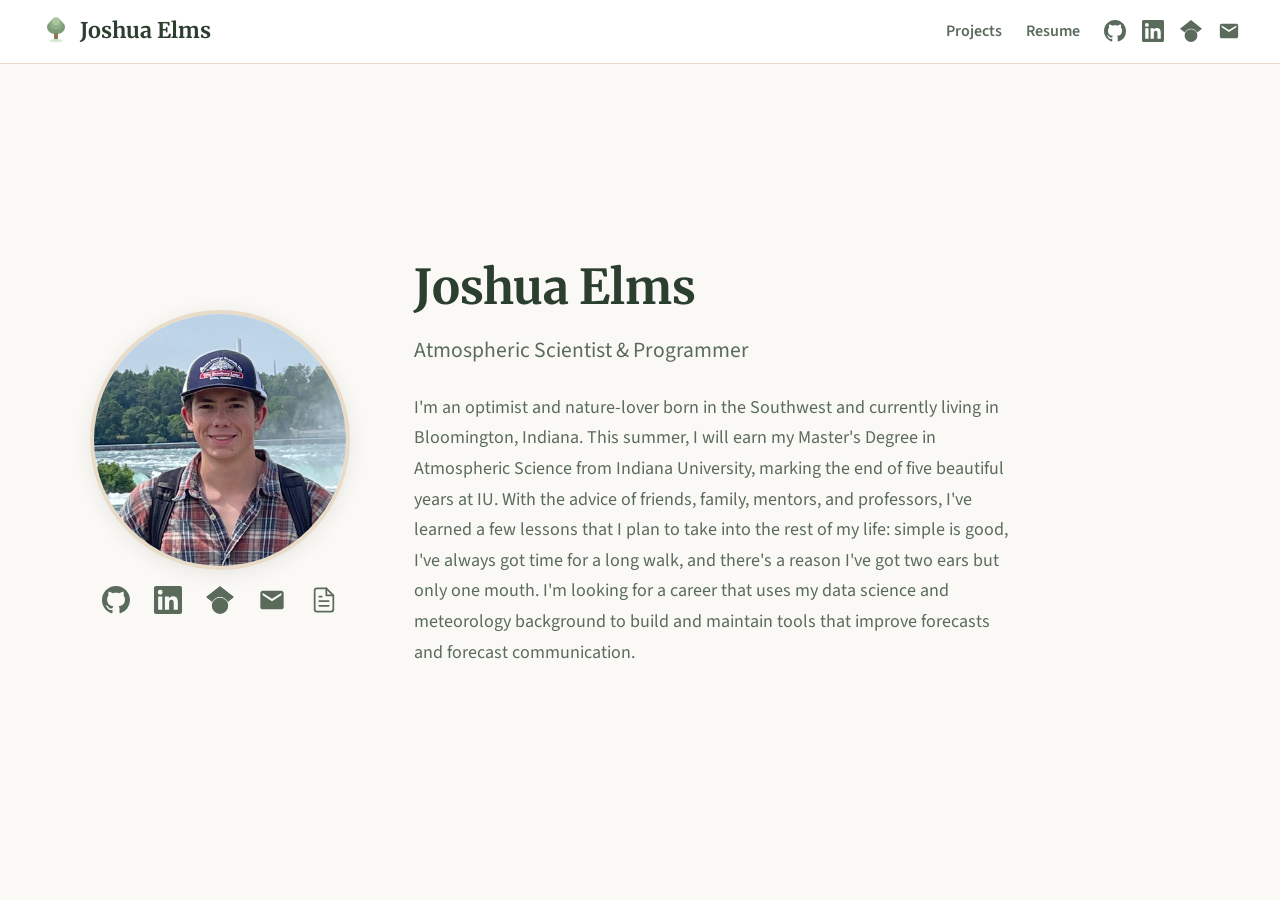
<file: index.html>
<!DOCTYPE html>
<html lang="en">

<head>
  <meta charset="UTF-8">
  <meta name="viewport" content="width=device-width, initial-scale=1.0">
  <title>Joshua Elms</title>
  <link rel="icon" type="image/svg+xml" href="favicon.svg">
  <link rel="stylesheet" href="assets/css/style.css">
</head>

<body class="home">

  <!-- ====== Navbar ====== -->
  <nav class="navbar">
    <a href="/" class="nav-logo">
      <img src="favicon.svg" alt="Tree logo">
      Joshua Elms
    </a>

    <button class="nav-toggle" aria-label="Toggle navigation"
      onclick="document.querySelector('.nav-center').classList.toggle('open')">
      <span></span><span></span><span></span>
    </button>

    <div class="nav-center">
      <ul class="nav-links">
        <li><a href="projects/">Projects</a></li>
        <!-- <li><a href="writings/">Writings</a></li> -->
        <li><a href="resume/">Resume</a></li>
      </ul>

      <div class="nav-social">
        <!-- GitHub -->
        <a href="https://github.com/Joshua-Elms" target="_blank" rel="noopener" aria-label="GitHub">
          <svg viewBox="0 0 24 24" xmlns="http://www.w3.org/2000/svg">
            <path
              d="M12 0C5.37 0 0 5.37 0 12c0 5.31 3.435 9.795 8.205 11.385.6.105.825-.255.825-.57 0-.285-.015-1.23-.015-2.235-3.015.555-3.795-.735-4.035-1.41-.135-.345-.72-1.41-1.23-1.695-.42-.225-1.02-.78-.015-.795.945-.015 1.62.87 1.845 1.23 1.08 1.815 2.805 1.305 3.495.99.105-.78.42-1.305.765-1.605-2.67-.3-5.46-1.335-5.46-5.925 0-1.305.465-2.385 1.23-3.225-.12-.3-.54-1.53.12-3.18 0 0 1.005-.315 3.3 1.23.96-.27 1.98-.405 3-.405s2.04.135 3 .405c2.295-1.56 3.3-1.23 3.3-1.23.66 1.65.24 2.88.12 3.18.765.84 1.23 1.905 1.23 3.225 0 4.605-2.805 5.625-5.475 5.925.435.375.81 1.095.81 2.22 0 1.605-.015 2.895-.015 3.3 0 .315.225.69.825.57A12.02 12.02 0 0024 12c0-6.63-5.37-12-12-12z" />
          </svg>
        </a>
        <!-- LinkedIn -->
        <a href="https://www.linkedin.com/in/joshua-elms-99b71b147/" target="_blank" rel="noopener"
          aria-label="LinkedIn">
          <svg viewBox="0 0 24 24" xmlns="http://www.w3.org/2000/svg">
            <path
              d="M20.447 20.452h-3.554v-5.569c0-1.328-.027-3.037-1.852-3.037-1.853 0-2.136 1.445-2.136 2.939v5.667H9.351V9h3.414v1.561h.046c.477-.9 1.637-1.85 3.37-1.85 3.601 0 4.267 2.37 4.267 5.455v6.286zM5.337 7.433a2.062 2.062 0 01-2.063-2.065 2.064 2.064 0 112.063 2.065zm1.782 13.019H3.555V9h3.564v11.452zM22.225 0H1.771C.792 0 0 .774 0 1.729v20.542C0 23.227.792 24 1.771 24h20.451C23.2 24 24 23.227 24 22.271V1.729C24 .774 23.2 0 22.222 0h.003z" />
          </svg>
        </a>
        <!-- Google Scholar -->
        <a href="https://scholar.google.com/citations?hl=en&user=Bbm5kb8AAAAJ" target="_blank" rel="noopener"
          aria-label="Google Scholar">
          <svg viewBox="0 0 24 24" xmlns="http://www.w3.org/2000/svg">
            <path
              d="M5.242 13.769L0 9.5 12 0l12 9.5-5.242 4.269C17.548 11.249 14.978 9.5 12 9.5c-2.977 0-5.548 1.748-6.758 4.269zM12 10a7 7 0 100 14 7 7 0 000-14z" />
          </svg>
        </a>
        <a href="mailto:joshua.elms111@gmail.com" aria-label="Email">
          <svg viewBox="0 0 24 24" xmlns="http://www.w3.org/2000/svg">
            <path
              d="M20 4H4c-1.1 0-2 .9-2 2v12c0 1.1.9 2 2 2h16c1.1 0 2-.9 2-2V6c0-1.1-.9-2-2-2zm0 4l-8 5-8-5V6l8 5 8-5v2z" />
          </svg>
        </a>
      </div>
    </div>
  </nav>

  <!-- ====== Main Content (fits in viewport — no scroll) ====== -->
  <main class="home-content">
    <div class="home-inner">

      <div class="home-photo">
        <img src="assets/images/headshot.jpeg" alt="Joshua Elms headshot">
        <div class="home-icons">
          <a href="https://github.com/Joshua-Elms" target="_blank" rel="noopener" aria-label="GitHub">
            <svg viewBox="0 0 24 24" xmlns="http://www.w3.org/2000/svg">
              <path
                d="M12 0C5.37 0 0 5.37 0 12c0 5.31 3.435 9.795 8.205 11.385.6.105.825-.255.825-.57 0-.285-.015-1.23-.015-2.235-3.015.555-3.795-.735-4.035-1.41-.135-.345-.72-1.41-1.23-1.695-.42-.225-1.02-.78-.015-.795.945-.015 1.62.87 1.845 1.23 1.08 1.815 2.805 1.305 3.495.99.105-.78.42-1.305.765-1.605-2.67-.3-5.46-1.335-5.46-5.925 0-1.305.465-2.385 1.23-3.225-.12-.3-.54-1.53.12-3.18 0 0 1.005-.315 3.3 1.23.96-.27 1.98-.405 3-.405s2.04.135 3 .405c2.295-1.56 3.3-1.23 3.3-1.23.66 1.65.24 2.88.12 3.18.765.84 1.23 1.905 1.23 3.225 0 4.605-2.805 5.625-5.475 5.925.435.375.81 1.095.81 2.22 0 1.605-.015 2.895-.015 3.3 0 .315.225.69.825.57A12.02 12.02 0 0024 12c0-6.63-5.37-12-12-12z" />
            </svg>
          </a>
          <a href="https://www.linkedin.com/in/joshua-elms-99b71b147/" target="_blank" rel="noopener"
            aria-label="LinkedIn">
            <svg viewBox="0 0 24 24" xmlns="http://www.w3.org/2000/svg">
              <path
                d="M20.447 20.452h-3.554v-5.569c0-1.328-.027-3.037-1.852-3.037-1.853 0-2.136 1.445-2.136 2.939v5.667H9.351V9h3.414v1.561h.046c.477-.9 1.637-1.85 3.37-1.85 3.601 0 4.267 2.37 4.267 5.455v6.286zM5.337 7.433a2.062 2.062 0 01-2.063-2.065 2.064 2.064 0 112.063 2.065zm1.782 13.019H3.555V9h3.564v11.452zM22.225 0H1.771C.792 0 0 .774 0 1.729v20.542C0 23.227.792 24 1.771 24h20.451C23.2 24 24 23.227 24 22.271V1.729C24 .774 23.2 0 22.222 0h.003z" />
            </svg>
          </a>
          <a href="https://scholar.google.com/citations?hl=en&user=Bbm5kb8AAAAJ" target="_blank" rel="noopener"
            aria-label="Google Scholar">
            <svg viewBox="0 0 24 24" xmlns="http://www.w3.org/2000/svg">
              <path
                d="M5.242 13.769L0 9.5 12 0l12 9.5-5.242 4.269C17.548 11.249 14.978 9.5 12 9.5c-2.977 0-5.548 1.748-6.758 4.269zM12 10a7 7 0 100 14 7 7 0 000-14z" />
            </svg>
          </a>
          <a href="mailto:joshua.elms111@gmail.com" aria-label="Email">
            <svg viewBox="0 0 24 24" xmlns="http://www.w3.org/2000/svg">
              <path
                d="M20 4H4c-1.1 0-2 .9-2 2v12c0 1.1.9 2 2 2h16c1.1 0 2-.9 2-2V6c0-1.1-.9-2-2-2zm0 4l-8 5-8-5V6l8 5 8-5v2z" />
            </svg>
          </a>
          <a href="resume/" aria-label="Resume">
            <svg viewBox="0 0 24 24" xmlns="http://www.w3.org/2000/svg">
              <path d="M14 2H6a2 2 0 0 0-2 2v16a2 2 0 0 0 2 2h12a2 2 0 0 0 2-2V8l-6-6z" fill="none"
                stroke="currentColor" stroke-width="1.5" stroke-linecap="round" stroke-linejoin="round" />
              <polyline points="14 2 14 8 20 8" fill="none" stroke="currentColor" stroke-width="1.5"
                stroke-linecap="round" stroke-linejoin="round" />
              <line x1="8" y1="13" x2="16" y2="13" stroke="currentColor" stroke-width="1.5" stroke-linecap="round" />
              <line x1="8" y1="17" x2="16" y2="17" stroke="currentColor" stroke-width="1.5" stroke-linecap="round" />
              <line x1="8" y1="9" x2="10" y2="9" stroke="currentColor" stroke-width="1.5" stroke-linecap="round" />
            </svg>
          </a>
        </div>
      </div>

      <div class="home-text">
        <h1>Joshua Elms</h1>
        <p class="subtitle">Atmospheric Scientist &amp; Programmer</p>
        <p class="mission">
          I'm an optimist and nature-lover born in the Southwest and currently living in Bloomington, Indiana. This
          summer, I will earn my Master's Degree in Atmospheric Science from Indiana University, marking the end of five
          beautiful years at IU. With the advice of friends, family, mentors, and professors, I've
          learned a few lessons that I plan to take into the rest of my life: simple is good, I've
          always got time for a long walk, and there's a reason I've got two ears but only one mouth. I'm looking for a
          career that uses my data science and meteorology background to build and maintain tools that
          improve forecasts and forecast communication.
        </p>
      </div>

    </div>
  </main>

</body>

</html>
</file>
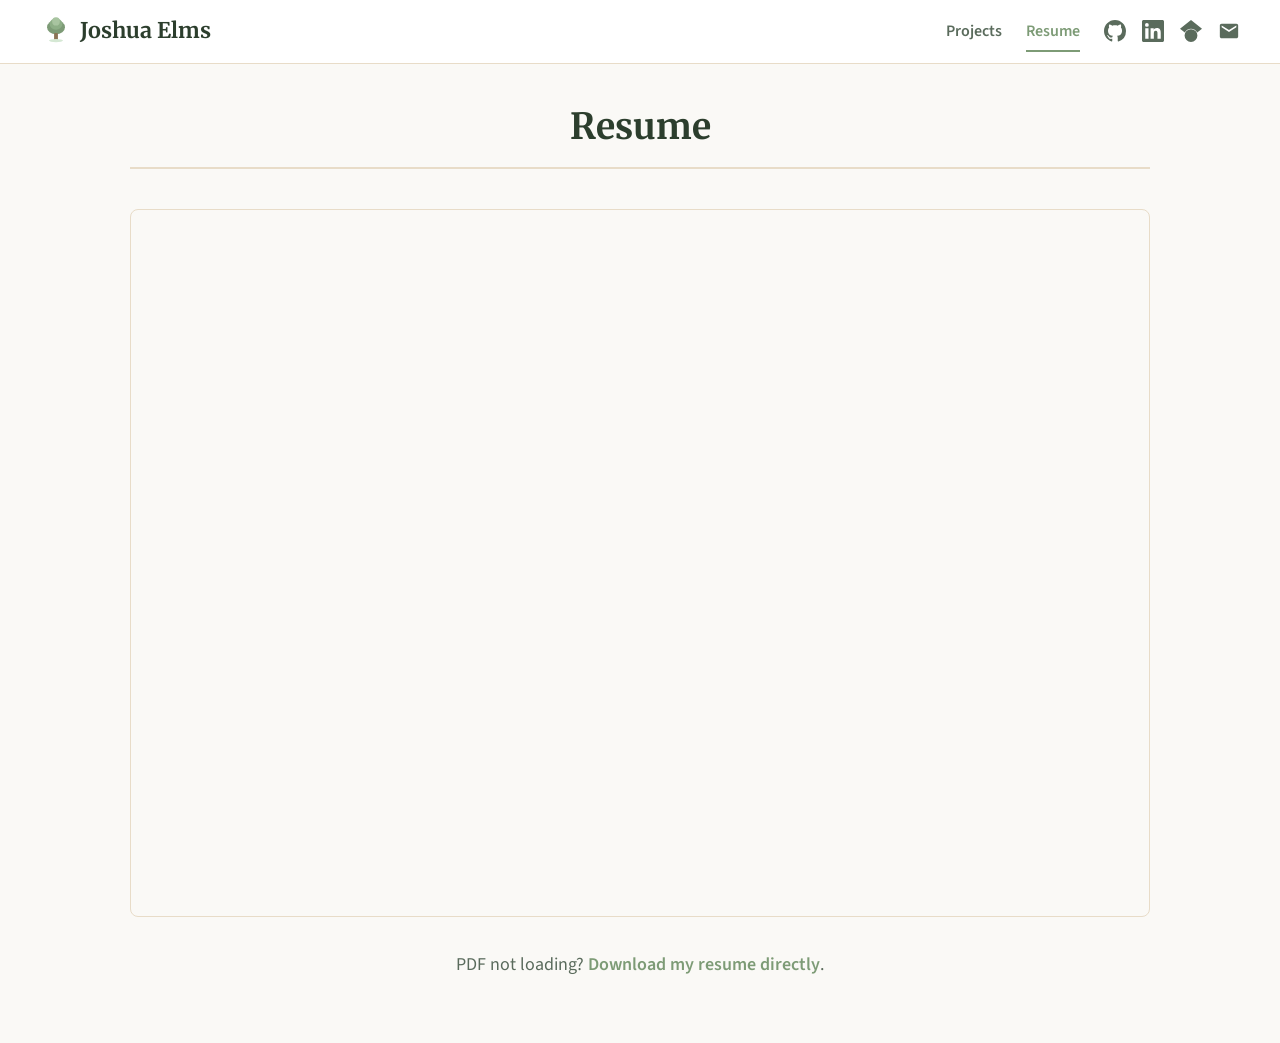
<file: resume/index.html>
<!DOCTYPE html>
<html lang="en">

<head>
  <meta charset="UTF-8">
  <meta name="viewport" content="width=device-width, initial-scale=1.0">
  <title>Resume — Joshua Elms</title>
  <link rel="icon" type="image/svg+xml" href="../favicon.svg">
  <link rel="stylesheet" href="../assets/css/style.css">
</head>

<body>

  <!-- ====== Navbar ====== -->
  <nav class="navbar">
    <a href="/" class="nav-logo">
      <img src="../favicon.svg" alt="Tree logo">
      Joshua Elms
    </a>

    <button class="nav-toggle" aria-label="Toggle navigation"
      onclick="document.querySelector('.nav-center').classList.toggle('open')">
      <span></span><span></span><span></span>
    </button>

    <div class="nav-center">
      <ul class="nav-links">
        <li><a href="/projects/">Projects</a></li>
        <!-- <li><a href="/writings/">Writings</a></li> -->
        <li><a href="/resume/" class="active">Resume</a></li>
      </ul>

      <div class="nav-social">
        <a href="https://github.com/Joshua-Elms" target="_blank" rel="noopener" aria-label="GitHub">
          <svg viewBox="0 0 24 24" xmlns="http://www.w3.org/2000/svg">
            <path
              d="M12 0C5.37 0 0 5.37 0 12c0 5.31 3.435 9.795 8.205 11.385.6.105.825-.255.825-.57 0-.285-.015-1.23-.015-2.235-3.015.555-3.795-.735-4.035-1.41-.135-.345-.72-1.41-1.23-1.695-.42-.225-1.02-.78-.015-.795.945-.015 1.62.87 1.845 1.23 1.08 1.815 2.805 1.305 3.495.99.105-.78.42-1.305.765-1.605-2.67-.3-5.46-1.335-5.46-5.925 0-1.305.465-2.385 1.23-3.225-.12-.3-.54-1.53.12-3.18 0 0 1.005-.315 3.3 1.23.96-.27 1.98-.405 3-.405s2.04.135 3 .405c2.295-1.56 3.3-1.23 3.3-1.23.66 1.65.24 2.88.12 3.18.765.84 1.23 1.905 1.23 3.225 0 4.605-2.805 5.625-5.475 5.925.435.375.81 1.095.81 2.22 0 1.605-.015 2.895-.015 3.3 0 .315.225.69.825.57A12.02 12.02 0 0024 12c0-6.63-5.37-12-12-12z" />
          </svg>
        </a>
        <a href="https://www.linkedin.com/in/joshua-elms-99b71b147/" target="_blank" rel="noopener" aria-label="LinkedIn">
          <svg viewBox="0 0 24 24" xmlns="http://www.w3.org/2000/svg">
            <path
              d="M20.447 20.452h-3.554v-5.569c0-1.328-.027-3.037-1.852-3.037-1.853 0-2.136 1.445-2.136 2.939v5.667H9.351V9h3.414v1.561h.046c.477-.9 1.637-1.85 3.37-1.85 3.601 0 4.267 2.37 4.267 5.455v6.286zM5.337 7.433a2.062 2.062 0 01-2.063-2.065 2.064 2.064 0 112.063 2.065zm1.782 13.019H3.555V9h3.564v11.452zM22.225 0H1.771C.792 0 0 .774 0 1.729v20.542C0 23.227.792 24 1.771 24h20.451C23.2 24 24 23.227 24 22.271V1.729C24 .774 23.2 0 22.222 0h.003z" />
          </svg>
        </a>
        <a href="https://scholar.google.com/citations?hl=en&user=Bbm5kb8AAAAJ" target="_blank" rel="noopener"
          aria-label="Google Scholar">
          <svg viewBox="0 0 24 24" xmlns="http://www.w3.org/2000/svg">
            <path
              d="M5.242 13.769L0 9.5 12 0l12 9.5-5.242 4.269C17.548 11.249 14.978 9.5 12 9.5c-2.977 0-5.548 1.748-6.758 4.269zM12 10a7 7 0 100 14 7 7 0 000-14z" />
          </svg>
        </a>
        <a href="mailto:joshua.elms111@gmail.com" aria-label="Email">
          <svg viewBox="0 0 24 24" xmlns="http://www.w3.org/2000/svg">
            <path
              d="M20 4H4c-1.1 0-2 .9-2 2v12c0 1.1.9 2 2 2h16c1.1 0 2-.9 2-2V6c0-1.1-.9-2-2-2zm0 4l-8 5-8-5V6l8 5 8-5v2z" />
          </svg>
        </a>
      </div>
    </div>
  </nav>

  <!-- ====== Resume PDF Viewer ====== -->
  <main class="page">
    <div class="container">
      <h2 class="page-title">Resume</h2>

      <!--
        HOW TO ADD YOUR RESUME:
        1. Save your resume as assets/resume/resume.pdf
        2. The embedded viewer below will display it automatically.
        3. A download link is provided as a fallback.
      -->
      <iframe class="resume-viewer" src="../assets/resume/resume.pdf" title="Joshua Elms Resume"></iframe>

      <p class="resume-fallback">
        PDF not loading? <a href="../assets/resume/resume.pdf" download>Download my resume directly</a>.
      </p>
    </div>
  </main>

</body>

</html>
</file>
<file: assets/css/style.css>
/* ==========================================================================
   Joshua Elms — Personal Website Stylesheet

   COLOR SCHEME: Change the CSS custom properties below to retheme the site.
   FONTS: Change the Google Fonts import and --font-* variables.
   SPACING: Adjust --space-* variables for layout tweaks.
   ========================================================================== */

/* ---------- Fonts ---------- */
@import url('https://fonts.googleapis.com/css2?family=Merriweather:wght@400;700&family=Source+Sans+3:wght@400;600;700&display=swap');

/* ---------- Theme Variables ---------- */
:root {
  /* --- Colors (light green) --- */
  --bg: #FAF9F6;
  /* warm off-white page background         */
  --bg-alt: #F0EDE6;
  /* slightly darker background for cards   */
  --bg-nav: #FFFFFF;
  /* navbar background                      */
  --text: #2C3E2D;
  /* primary text — dark forest green       */
  --text-light: #5A6B5C;
  /* secondary text — muted green-gray      */
  --accent: #7D9B76;
  /* sage green — links, buttons, borders   */
  --accent-hover: #5E7D57;
  /* darker sage for hover states           */
  --accent-light: #D5E8D4;
  /* light mint — subtle highlights         */
  --warm: #E8DCC8;
  /* beige — borders, dividers              */
  --cool: #D4E4ED;
  /* light blue — secondary highlights      */
  --white: #FFFFFF;

  /* --- Fonts --- */
  --font-heading: 'Merriweather', Georgia, serif;
  --font-body: 'Source Sans 3', 'Segoe UI', Helvetica, Arial, sans-serif;

  /* --- Font sizes (large for readability) --- */
  --text-xs: 0.85rem;
  --text-sm: 1rem;
  --text-base: 1.125rem;
  /* 18px base */
  --text-lg: 1.35rem;
  --text-xl: 1.75rem;
  --text-2xl: 2.25rem;
  --text-3xl: 3rem;

  /* --- Spacing --- */
  --space-xs: 0.5rem;
  --space-sm: 1rem;
  --space-md: 1.5rem;
  --space-lg: 2.5rem;
  --space-xl: 4rem;

  /* --- Layout --- */
  --max-width: 1100px;
  --nav-height: 64px;
  --border-radius: 8px;
}


/* ---------- Reset & Base ---------- */
*,
*::before,
*::after {
  margin: 0;
  padding: 0;
  box-sizing: border-box;
}

html {
  font-size: 100%;
  /* 16px default; --text-base = 1.125rem = 18px */
  scroll-behavior: smooth;
}

body {
  font-family: var(--font-body);
  font-size: var(--text-base);
  line-height: 1.6;
  color: var(--text);
  background: var(--bg);
  -webkit-font-smoothing: antialiased;
}

img {
  max-width: 100%;
  height: auto;
  display: block;
}

a {
  color: var(--accent);
  text-decoration: none;
  transition: color 0.2s;
}

a:hover {
  color: var(--accent-hover);
}

h1,
h2,
h3,
h4 {
  font-family: var(--font-heading);
  line-height: 1.3;
  color: var(--text);
}

h1 {
  font-size: var(--text-3xl);
}

h2 {
  font-size: var(--text-2xl);
}

h3 {
  font-size: var(--text-xl);
}

h4 {
  font-size: var(--text-lg);
}


/* ---------- Navbar ---------- */
.navbar {
  position: fixed;
  top: 0;
  left: 0;
  right: 0;
  height: var(--nav-height);
  background: var(--bg-nav);
  border-bottom: 1px solid var(--warm);
  display: flex;
  align-items: center;
  justify-content: space-between;
  padding: 0 var(--space-lg);
  z-index: 100;
}

.nav-logo {
  display: flex;
  align-items: center;
  gap: var(--space-xs);
  font-family: var(--font-heading);
  font-size: var(--text-lg);
  font-weight: 700;
  color: var(--text);
}

.nav-logo img {
  width: 32px;
  height: 32px;
}

.nav-links {
  display: flex;
  align-items: center;
  gap: var(--space-md);
  list-style: none;
}

.nav-links a {
  font-size: var(--text-sm);
  font-weight: 600;
  color: var(--text-light);
  padding: var(--space-xs) 0;
  border-bottom: 2px solid transparent;
  transition: color 0.2s, border-color 0.2s;
}

.nav-links a:hover,
.nav-links a.active {
  color: var(--accent);
  border-bottom-color: var(--accent);
}

.nav-center {
  display: flex;
  align-items: center;
  gap: var(--space-md);
}

.nav-social {
  display: flex;
  align-items: center;
  gap: var(--space-sm);
}

.nav-social a {
  display: flex;
  align-items: center;
  color: var(--text-light);
}

.nav-social a:hover {
  color: var(--accent);
}

.nav-social svg {
  width: 22px;
  height: 22px;
  fill: currentColor;
}

/* Mobile nav toggle (hidden on desktop) */
.nav-toggle {
  display: none;
  background: none;
  border: none;
  cursor: pointer;
  padding: var(--space-xs);
}

.nav-toggle span {
  display: block;
  width: 24px;
  height: 2px;
  background: var(--text);
  margin: 5px 0;
  transition: transform 0.3s;
}


/* ---------- Home Page ---------- */
.home {
  height: 100vh;
  display: flex;
  flex-direction: column;
}

.home-content {
  flex: 1;
  display: flex;
  align-items: center;
  justify-content: center;
  padding: var(--nav-height) var(--space-lg) var(--space-lg);
}

.home-inner {
  display: flex;
  align-items: center;
  gap: var(--space-xl);
  max-width: var(--max-width);
  width: 100%;
}

.home-photo {
  flex-shrink: 0;
}

.home-photo img {
  width: 260px;
  height: 260px;
  border-radius: 50%;
  object-fit: cover;
  border: 4px solid var(--warm);
  box-shadow: 0 4px 20px rgba(0, 0, 0, 0.08);
}

.home-icons {
  display: flex;
  justify-content: center;
  gap: var(--space-md);
  margin-top: var(--space-sm);
}

.home-icons a {
  display: flex;
  align-items: center;
  color: var(--text-light);
  transition: color 0.2s;
}

.home-icons a:hover {
  color: var(--accent);
}

.home-icons svg {
  width: 28px;
  height: 28px;
  min-width: 28px;
  max-width: 28px;
  fill: currentColor;
}

.home-text {
  max-width: 600px;
}

.home-text h1 {
  margin-bottom: var(--space-sm);
  color: var(--text);
}

.home-text .subtitle {
  font-size: var(--text-lg);
  color: var(--text-light);
  margin-bottom: var(--space-md);
}

.home-text .mission {
  font-size: var(--text-base);
  color: var(--text-light);
  line-height: 1.7;
}


/* ---------- Page Layout (non-home pages) ---------- */
.page {
  padding-top: calc(var(--nav-height) + var(--space-lg));
  padding-bottom: var(--space-xl);
  min-height: 100vh;
}

.container {
  max-width: var(--max-width);
  margin: 0 auto;
  padding: 0 var(--space-lg);
}

.page-title {
  text-align: center;
  margin-bottom: var(--space-lg);
  padding-bottom: var(--space-sm);
  border-bottom: 2px solid var(--warm);
}


/* ---------- Tile Grid (Projects & Writings) ---------- */
.tile-grid {
  display: grid;
  grid-template-columns: repeat(auto-fill, minmax(300px, 1fr));
  gap: var(--space-md);
}

.tile {
  background: var(--white);
  border-radius: var(--border-radius);
  overflow: hidden;
  border: 1px solid var(--warm);
  transition: transform 0.2s, box-shadow 0.2s;
  display: flex;
  flex-direction: column;
}

.tile:hover {
  transform: translateY(-3px);
  box-shadow: 0 6px 20px rgba(0, 0, 0, 0.08);
}

.tile-image-wrap {
  position: relative;
}

.tile-date {
  position: absolute;
  top: var(--space-xs);
  left: var(--space-xs);
  background: var(--bg);
  color: var(--text-light);
  opacity: 0.9;
  font-size: var(--text-xs);
  font-weight: 600;
  padding: 0.2em 0.5em;
  border-radius: 4px;
  border: 1px solid var(--warm);
  z-index: 1;
}

.tile-image {
  width: 100%;
  height: 200px;
  object-fit: cover;
  background: var(--bg-alt);
}

.tile-body {
  padding: var(--space-sm) var(--space-md);
}

.tile-body h3 {
  font-size: var(--text-lg);
  margin-bottom: var(--space-xs);
}

.tile-body p {
  font-size: var(--text-sm);
  color: var(--text-light);
}

/* Placeholder tile for showing users where to add more */
.tile.tile-placeholder {
  border: 2px dashed var(--warm);
  background: transparent;
  display: flex;
  align-items: center;
  justify-content: center;
  min-height: 280px;
  color: var(--text-light);
  font-size: var(--text-sm);
}


/* ---------- Post / Article Content ---------- */
.post-content {
  max-width: 780px;
  margin: 0 auto;
  padding: 0 var(--space-lg);
  text-align: left;
}

.post-content h1 {
  margin: var(--space-lg) 0 var(--space-sm);
  text-align: center;
}

.post-content h2 {
  margin: var(--space-lg) 0 var(--space-sm);
}

.post-content h3 {
  margin: var(--space-md) 0 var(--space-xs);
}

.post-content p {
  margin-bottom: var(--space-sm);
}

.post-content ul,
.post-content ol {
  margin: 0 0 var(--space-sm) var(--space-md);
}

.post-content li {
  margin-bottom: var(--space-xs);
}

.post-content blockquote {
  border-left: 4px solid var(--accent);
  padding: var(--space-sm) var(--space-md);
  margin: var(--space-sm) 0;
  background: var(--bg-alt);
  border-radius: 0 var(--border-radius) var(--border-radius) 0;
  color: var(--text-light);
  font-style: italic;
}

.post-content code {
  font-family: 'Fira Code', 'Consolas', monospace;
  font-size: 0.9em;
  background: var(--bg-alt);
  padding: 0.15em 0.4em;
  border-radius: 4px;
}

.post-content pre {
  background: #2C3E2D;
  color: #E8DCC8;
  padding: var(--space-md);
  border-radius: var(--border-radius);
  overflow-x: auto;
  margin-bottom: var(--space-sm);
}

.post-content pre code {
  background: none;
  padding: 0;
  color: inherit;
}

.post-content img {
  border-radius: var(--border-radius);
  margin: var(--space-sm) 0;
}

.post-content table {
  width: 100%;
  border-collapse: collapse;
  margin: var(--space-sm) 0;
}

.post-content th,
.post-content td {
  padding: var(--space-xs) var(--space-sm);
  border: 1px solid var(--warm);
  text-align: left;
}

.post-content th {
  background: var(--bg-alt);
  font-weight: 600;
}

.back-link {
  display: inline-flex;
  align-items: center;
  gap: var(--space-xs);
  margin-bottom: var(--space-md);
  font-weight: 600;
}


/* ---------- Resume Page ---------- */
.resume-viewer {
  width: 100%;
  height: calc(100vh - var(--nav-height) - var(--space-xl) * 2);
  border: 1px solid var(--warm);
  border-radius: var(--border-radius);
}

.resume-fallback {
  text-align: center;
  margin-top: var(--space-md);
  color: var(--text-light);
}

.resume-fallback a {
  font-weight: 600;
}


/* ---------- Buttons ---------- */
.btn {
  display: inline-block;
  padding: var(--space-xs) var(--space-md);
  border-radius: var(--border-radius);
  font-family: var(--font-body);
  font-size: var(--text-sm);
  font-weight: 600;
  text-align: center;
  cursor: pointer;
  transition: background 0.2s, color 0.2s;
  border: none;
}

.btn-primary {
  background: var(--accent);
  color: var(--white);
}

.btn-primary:hover {
  background: var(--accent-hover);
  color: var(--white);
}


/* ---------- Loading / Error States ---------- */
.loading {
  text-align: center;
  padding: var(--space-xl);
  color: var(--text-light);
}

.error-message {
  text-align: center;
  padding: var(--space-xl);
  color: #b44;
}


/* ---------- Responsive (tablet & mobile) ---------- */
@media (max-width: 768px) {
  :root {
    --text-3xl: 2.25rem;
    --text-2xl: 1.75rem;
  }

  .nav-toggle {
    display: block;
  }

  .nav-center {
    display: none;
    position: absolute;
    top: var(--nav-height);
    left: 0;
    right: 0;
    background: var(--bg-nav);
    border-bottom: 1px solid var(--warm);
    padding: var(--space-sm) var(--space-lg);
    flex-direction: column;
  }

  .nav-center.open {
    display: flex;
  }

  .nav-links {
    flex-direction: column;
    gap: var(--space-xs);
  }

  .nav-social {
    margin-top: var(--space-sm);
    justify-content: center;
  }

  .home-inner {
    flex-direction: column;
    text-align: center;
    gap: var(--space-lg);
    padding: var(--space-md);
  }

  .home-photo img {
    width: 200px;
    height: 200px;
  }

  .tile-grid {
    grid-template-columns: 1fr;
  }
}

@media (max-width: 480px) {
  :root {
    --text-3xl: 1.75rem;
    --text-2xl: 1.5rem;
    --text-base: 1rem;
  }

  .home-photo img {
    width: 160px;
    height: 160px;
  }
}
</file>
